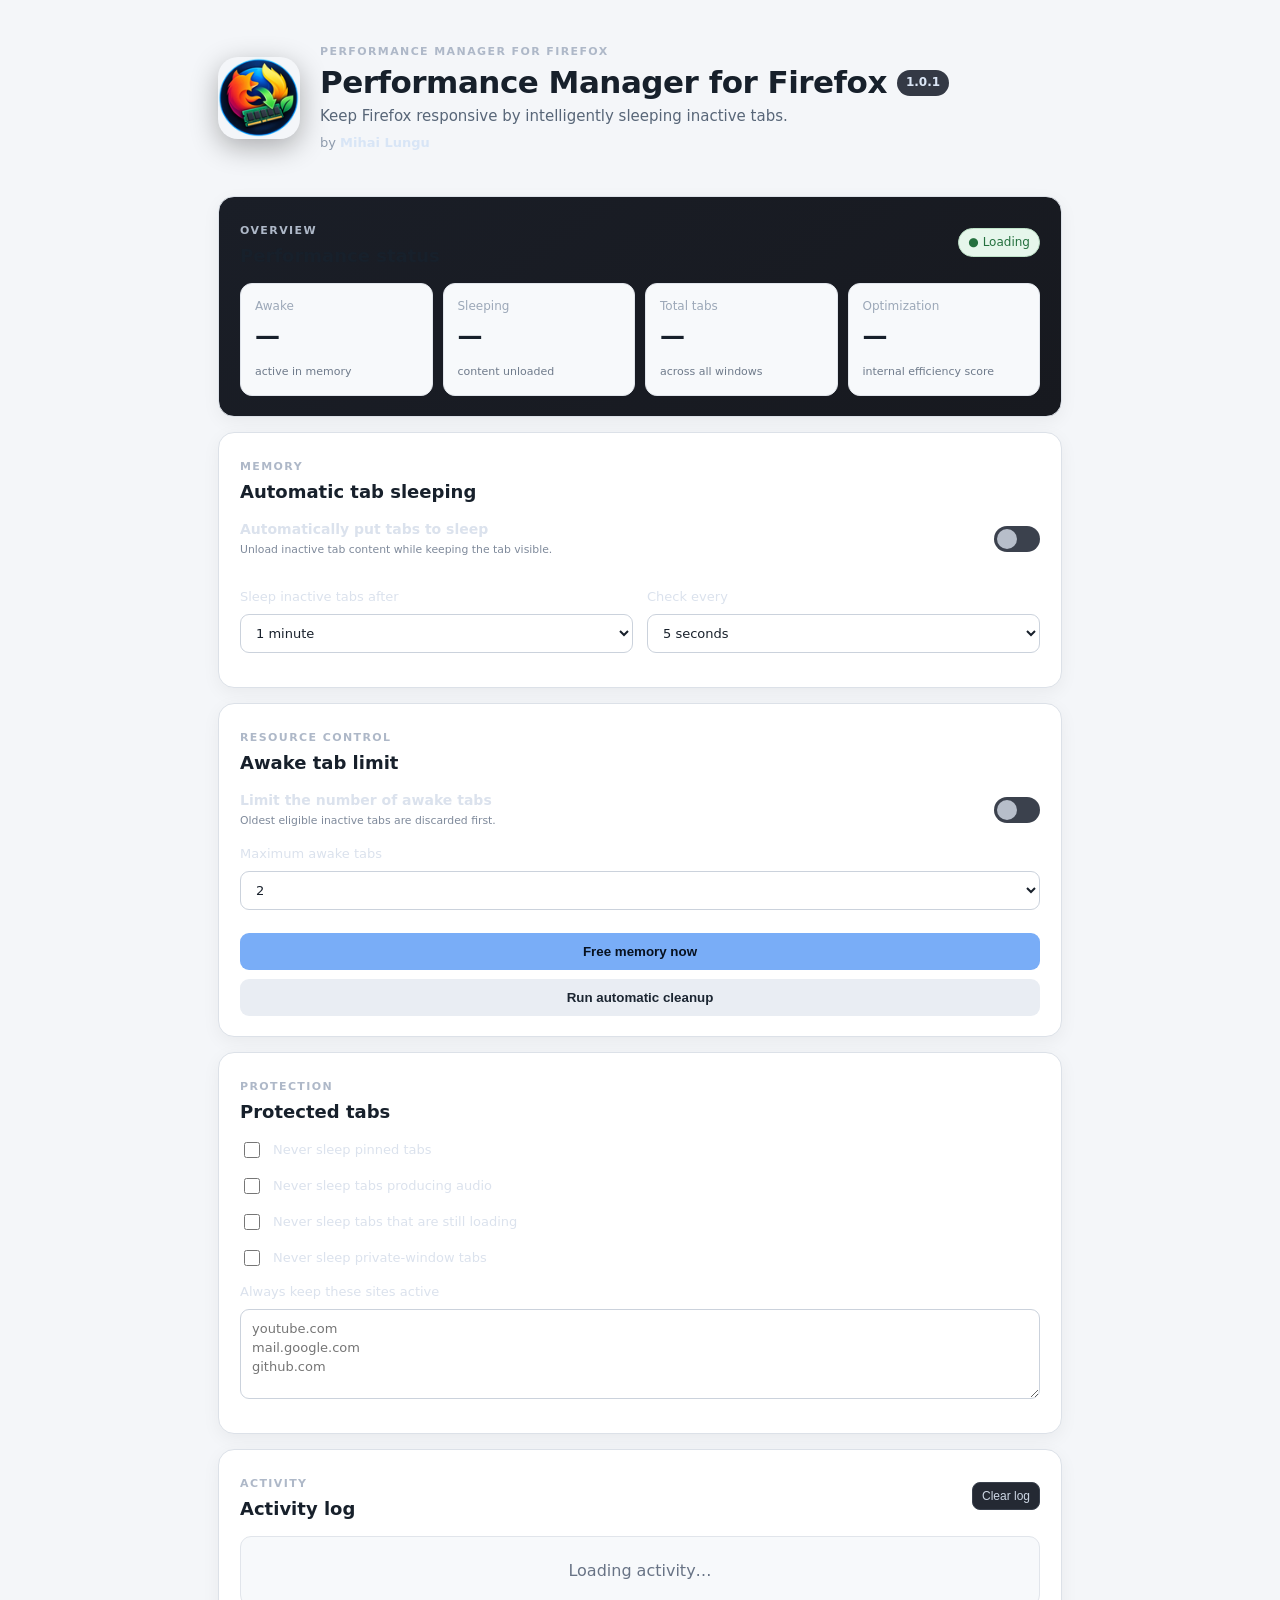
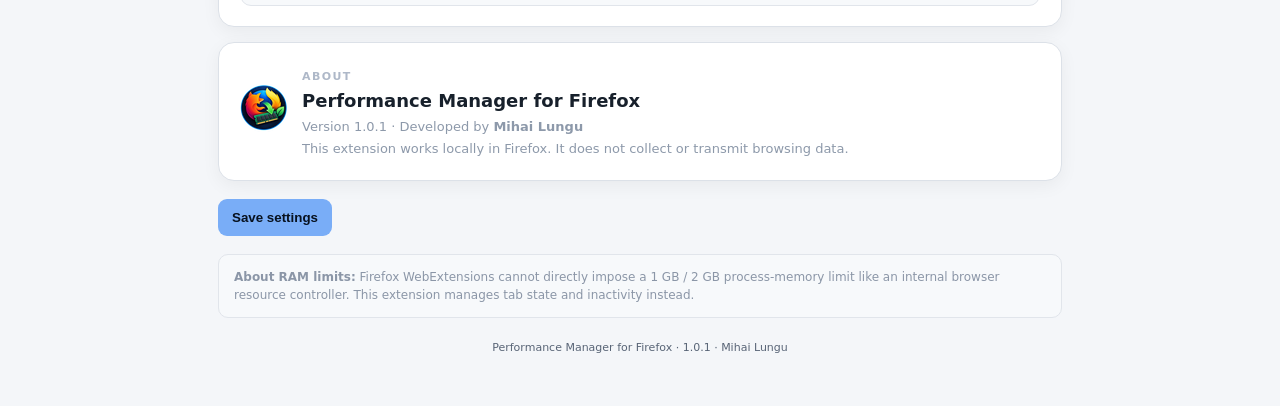
<file: options.html>
<!doctype html>
<html lang="en">
<head>
<meta charset="utf-8">
<meta name="viewport" content="width=device-width,initial-scale=1">
<title>Performance Manager for Firefox</title>
<link rel="stylesheet" href="style.css">
</head>
<body>
<main>
  <header class="hero">
    <div class="brand-row">
      <img class="brand-icon" src="icons/icon-96.png" alt="Performance Manager for Firefox icon">
      <div>
        <div class="eyebrow">PERFORMANCE MANAGER FOR FIREFOX</div>
        <div class="title-row">
          <h1>Performance Manager for Firefox</h1>
          <span class="version">1.0.1</span>
        </div>
        <p class="subtitle">Keep Firefox responsive by intelligently sleeping inactive tabs.</p>
        <p class="author">by <strong>Mihai Lungu</strong></p>
      </div>
    </div>
  </header>

  <section class="dashboard">
    <div class="section-heading">
      <div><span class="kicker">OVERVIEW</span><h2>Performance status</h2></div>
      <span id="liveStatus" class="status-pill">● Loading</span>
    </div>
    <div class="stats-grid">
      <div class="stat-card"><span>Awake</span><strong id="awakeCount">—</strong><small>active in memory</small></div>
      <div class="stat-card"><span>Sleeping</span><strong id="sleepingCount">—</strong><small>content unloaded</small></div>
      <div class="stat-card"><span>Total tabs</span><strong id="totalCount">—</strong><small>across all windows</small></div>
      <div class="stat-card"><span>Optimization</span><strong id="score">—</strong><small>internal efficiency score</small></div>
    </div>
  </section>

  <section>
    <div class="section-heading"><div><span class="kicker">MEMORY</span><h2>Automatic tab sleeping</h2></div></div>
    <label class="switch-row"><span><strong>Automatically put tabs to sleep</strong><small>Unload inactive tab content while keeping the tab visible.</small></span><input type="checkbox" id="enabled"><span class="switch"></span></label>
    <div class="settings-grid">
      <label>Sleep inactive tabs after
        <select id="idleMinutes">
          <option value="1">1 minute</option><option value="2">2 minutes</option><option value="5">5 minutes</option><option value="10">10 minutes</option><option value="15">15 minutes</option><option value="30">30 minutes</option><option value="60">60 minutes</option>
        </select>
      </label>
      <label>Check every
        <select id="checkSeconds">
          <option value="5">5 seconds</option><option value="10">10 seconds</option><option value="30">30 seconds</option><option value="60">1 minute</option><option value="120">2 minutes</option><option value="300">5 minutes</option>
        </select>
      </label>
    </div>
  </section>

  <section>
    <div class="section-heading"><div><span class="kicker">RESOURCE CONTROL</span><h2>Awake tab limit</h2></div></div>
    <label class="switch-row"><span><strong>Limit the number of awake tabs</strong><small>Oldest eligible inactive tabs are discarded first.</small></span><input type="checkbox" id="maxAwakeTabsEnabled"><span class="switch"></span></label>
    <label>Maximum awake tabs
      <select id="maxAwakeTabs"><option value="2">2</option><option value="3">3</option><option value="4">4</option><option value="5">5</option><option value="6">6</option><option value="8">8</option><option value="10">10</option><option value="15">15</option><option value="20">20</option><option value="30">30</option><option value="50">50</option></select>
    </label>
    <button id="free" class="primary">Free memory now</button>
    <button id="discard" class="secondary">Run automatic cleanup</button>
  </section>

  <section>
    <div class="section-heading"><div><span class="kicker">PROTECTION</span><h2>Protected tabs</h2></div></div>
    <label class="check-row"><input type="checkbox" id="skipPinned"><span>Never sleep pinned tabs</span></label>
    <label class="check-row"><input type="checkbox" id="skipAudible"><span>Never sleep tabs producing audio</span></label>
    <label class="check-row"><input type="checkbox" id="skipPlaying"><span>Never sleep tabs that are still loading</span></label>
    <label class="check-row"><input type="checkbox" id="skipPrivate"><span>Never sleep private-window tabs</span></label>
    <label>Always keep these sites active
      <textarea id="excludedDomains" placeholder="youtube.com&#10;mail.google.com&#10;github.com"></textarea>
    </label>
  </section>

  <section>
    <div class="section-heading"><div><span class="kicker">ACTIVITY</span><h2>Activity log</h2></div><button id="clearLog" class="tiny-button">Clear log</button></div>
    <div id="activityLog" class="activity-log"><div class="empty">Loading activity…</div></div>
  </section>

  <section class="about-card">
    <div class="about-icon"><img src="icons/icon-48.png" alt=""></div>
    <div><span class="kicker">ABOUT</span><h2>Performance Manager for Firefox</h2><p>Version 1.0.1 · Developed by <strong>Mihai Lungu</strong></p><p class="muted">This extension works locally in Firefox. It does not collect or transmit browsing data.</p></div>
  </section>

  <div class="actions"><button id="save" class="primary">Save settings</button><span id="saved"></span></div>
  <p class="note"><b>About RAM limits:</b> Firefox WebExtensions cannot directly impose a 1 GB / 2 GB process-memory limit like an internal browser resource controller. This extension manages tab state and inactivity instead.</p>
  <footer>Performance Manager for Firefox · 1.0.1 · Mihai Lungu</footer>
</main>
<script src="options.js"></script>
</body>
</html>
</file>
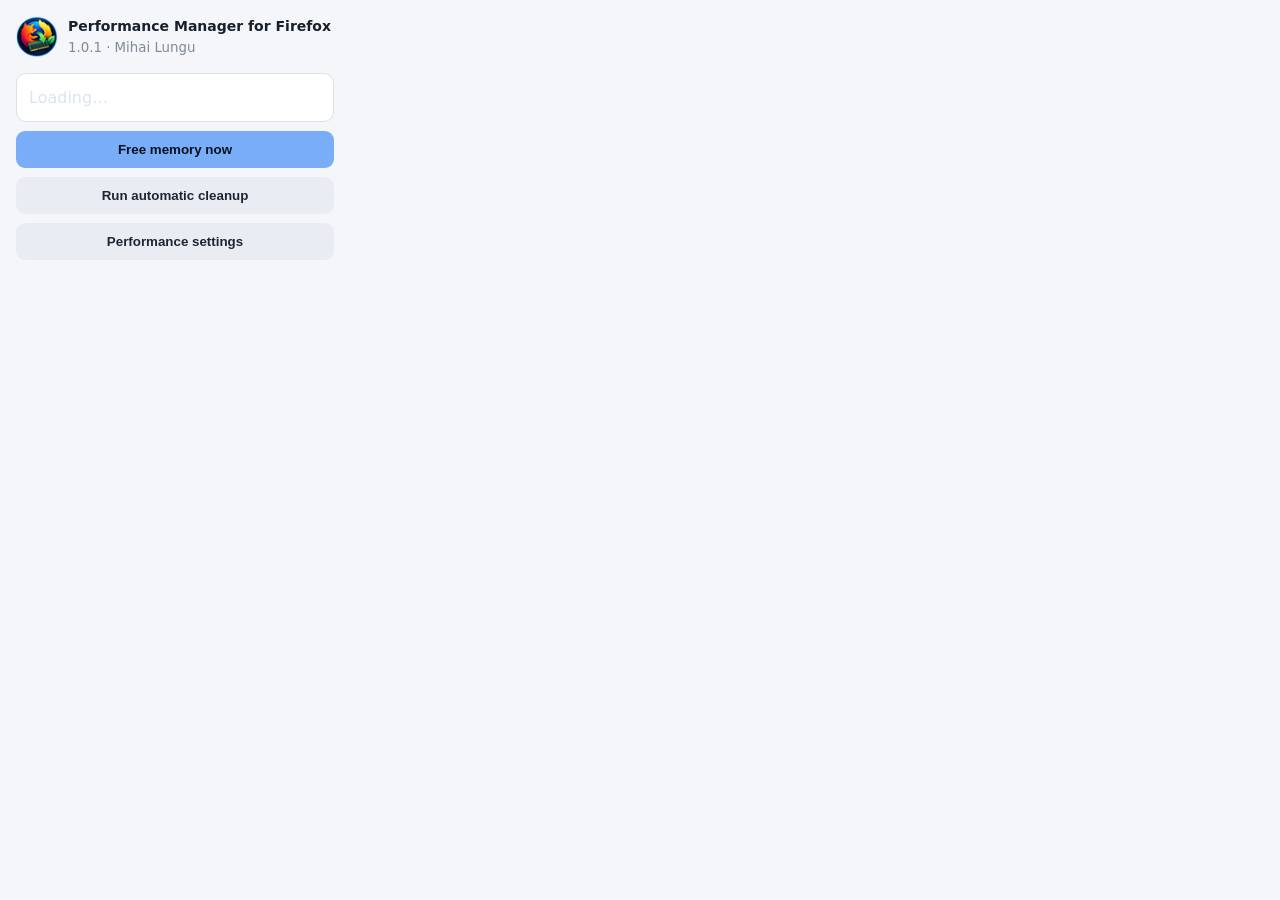
<file: popup.html>
<!doctype html>
<html lang="en">
<head><meta charset="utf-8"><meta name="viewport" content="width=device-width,initial-scale=1"><title>Performance Manager for Firefox</title><link rel="stylesheet" href="style.css"></head>
<body class="popup">
  <div class="popup-brand"><img src="icons/icon-48.png" alt=""><div><strong>Performance Manager for Firefox</strong><small>1.0.1 · Mihai Lungu</small></div></div>
  <div id="status">Loading…</div>
  <button id="free" class="primary">Free memory now</button>
  <button id="discard" class="secondary">Run automatic cleanup</button>
  <button id="options" class="secondary">Performance settings</button>
  <script src="popup.js"></script>
</body>
</html>
</file>
<file: style.css>
*{box-sizing:border-box}
:root{color-scheme:dark light}
body{margin:0;font-family:system-ui,-apple-system,"Segoe UI",sans-serif;background:#111318;color:#f4f7fb;line-height:1.45}
main{max-width:900px;margin:0 auto;padding:34px 28px 50px}
.hero{padding:10px 0 28px}.brand-row{display:flex;gap:20px;align-items:center}.brand-icon{width:82px;height:82px;border-radius:20px;flex:none;box-shadow:0 8px 28px rgba(0,0,0,.3)}
.eyebrow,.kicker{font-size:11px;font-weight:800;letter-spacing:1.4px;color:#aeb8c8}.title-row{display:flex;align-items:center;gap:10px;flex-wrap:wrap}h1{font-size:31px;line-height:1.1;margin:5px 0 7px;letter-spacing:-.5px}.version{background:#343945;color:#dce7f7;padding:4px 9px;border-radius:999px;font-size:12px;font-weight:700}.subtitle{margin:0;color:#b9c7da;font-size:15px}.author{margin:6px 0 0;color:#8e9bad;font-size:13px}.author strong{color:#d8e5f6}
section{background:#191c22;border:1px solid #2c313b;border-radius:16px;padding:20px 21px;margin:15px 0;box-shadow:0 8px 25px rgba(0,0,0,.12)}
.dashboard{background:linear-gradient(145deg,#1a1e27,#17191f)}.section-heading{display:flex;align-items:center;justify-content:space-between;gap:15px;margin-bottom:14px}.section-heading h2{margin:3px 0 0;font-size:18px}h2{font-size:18px}
.status-pill{font-size:12px;color:#9ee6b1;background:#193022;border:1px solid #285337;padding:5px 9px;border-radius:999px}.stats-grid{display:grid;grid-template-columns:repeat(4,1fr);gap:10px}.stat-card{background:#11141a;border:1px solid #292e38;border-radius:12px;padding:14px}.stat-card span{display:block;color:#9ca8b8;font-size:12px}.stat-card strong{display:block;font-size:25px;margin:3px 0}.stat-card small{color:#6f7b8b;font-size:11px}
label{display:block;margin:14px 0;color:#dbe2ed;font-size:13px}select,textarea{display:block;width:100%;margin-top:7px;background:#101319;color:#f5f7fa;border:1px solid #3a414d;border-radius:9px;padding:10px 11px;font:inherit}textarea{min-height:90px;resize:vertical}.settings-grid{display:grid;grid-template-columns:1fr 1fr;gap:14px}
.switch-row{display:flex;align-items:center;justify-content:space-between;gap:18px;margin:0 0 16px}.switch-row span:first-child{flex:1}.switch-row strong{display:block;font-size:14px}.switch-row small{display:block;color:#7f8a9b;margin-top:3px}.switch-row input{position:absolute;opacity:0;pointer-events:none}.switch{width:46px;height:26px;border-radius:99px;background:#3b414d;position:relative;flex:none}.switch:after{content:"";position:absolute;width:20px;height:20px;left:3px;top:3px;border-radius:50%;background:#b7beca;transition:.15s}.switch-row input:checked + .switch{background:#2f8f58}.switch-row input:checked + .switch:after{left:23px;background:#fff}
.check-row{display:flex;align-items:center;gap:10px}.check-row input{width:16px;height:16px;accent-color:#7eb6ff}.primary,.secondary{width:100%;border:0;border-radius:9px;padding:11px 14px;margin-top:9px;cursor:pointer;font-weight:700}.primary{background:#79adf7;color:#07111f}.secondary{background:#30353f;color:#fff}.tiny-button{width:auto;border:1px solid #3a414d;border-radius:8px;padding:6px 9px;background:#242933;color:#cdd6e4;cursor:pointer;font-size:12px}
.activity-log{max-height:330px;overflow:auto;border:1px solid #292e38;border-radius:11px;background:#101319}.log-entry{display:grid;grid-template-columns:82px 88px 1fr;gap:9px;padding:10px 12px;border-bottom:1px solid #232833;font-size:12px}.log-entry:last-child{border-bottom:0}.log-time{color:#748094}.log-type{font-weight:700}.log-type.success{color:#8fd6a8}.log-type.info{color:#8fb9ef}.log-type.warn{color:#e7bd7d}.log-type.error{color:#ef9191}.log-detail{color:#aab4c2}.empty{padding:22px;text-align:center;color:#687385}.about-card{display:flex;gap:14px;align-items:center}.about-icon img{width:48px;height:48px}.about-card h2{margin:2px 0 4px}.about-card p{margin:2px 0;color:#8d99aa;font-size:13px}.muted,.hint,.note{color:#8b96a7;line-height:1.5}.actions{display:flex;align-items:center;gap:12px;margin-top:18px}.actions button{width:auto;margin:0}.actions #saved{color:#8bd0a2;font-size:13px}.note{margin-top:18px;padding:13px 15px;background:#171a20;border:1px solid #292e38;border-radius:10px;font-size:12px}footer{text-align:center;color:#586476;font-size:11px;margin-top:22px}
.popup{width:350px;padding:16px;background:#14171c}.popup-brand{display:flex;align-items:center;gap:10px;margin-bottom:15px}.popup-brand img{width:42px;height:42px}.popup-brand strong{display:block;font-size:14px}.popup-brand small{display:block;color:#7f8a9a;margin-top:2px}.popup #status{background:#1b1f26;border:1px solid #2d333e;border-radius:10px;padding:12px;margin-bottom:8px;color:#dce4ef}.popup button{display:block}
@media(max-width:680px){main{padding:24px 16px}.brand-row{align-items:flex-start}.brand-icon{width:64px;height:64px;border-radius:16px}h1{font-size:25px}.stats-grid{grid-template-columns:1fr 1fr}.settings-grid{grid-template-columns:1fr}.log-entry{grid-template-columns:62px 70px 1fr}}
@media(prefers-color-scheme:light){body{background:#f4f6f9;color:#17202b}.hero .subtitle{color:#586678}section{background:#fff;border-color:#dce1e8;box-shadow:0 5px 18px rgba(0,0,0,.05)}.stat-card,.activity-log,.note{background:#f7f9fb;border-color:#e1e5eb}select,textarea{background:#fff;color:#18202b;border-color:#cbd2dc}.secondary{background:#e9edf3;color:#1c2632}.popup{background:#f4f6f9}.popup #status{background:#fff;border-color:#dce1e8}.log-entry{border-color:#e4e7ec}.log-detail{color:#687486}.stat-card strong{color:#17202b}.status-pill{background:#e6f6eb;border-color:#bde1c7;color:#24703e}}
</file>
